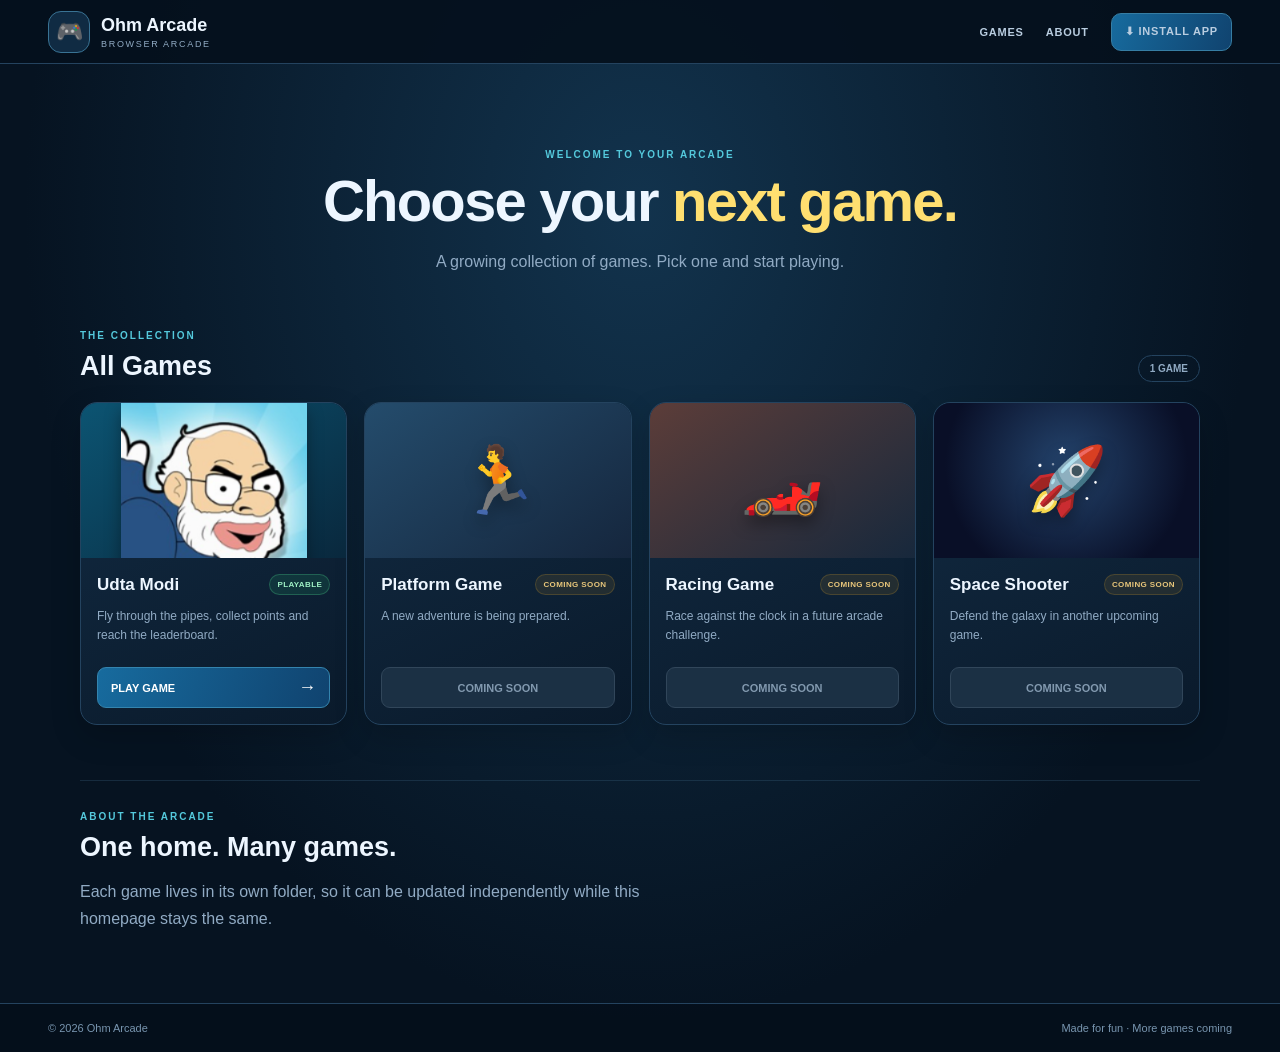
<file: OhmArcade/Index.html>
<!doctype html>
<html lang="en">
  <head>
    <meta charset="utf-8" />
    <meta name="viewport" content="width=device-width,initial-scale=1" />
    <meta name="theme-color" content="#071525" />
    <link rel="manifest" href="manifest.json" />
    <link rel="icon" href="assets/app-icon-192.png" />
    <title>Ohm Arcade</title>
    <link rel="stylesheet" href="css/common.css" />
    <link rel="stylesheet" href="css/homepage.css" />
  </head>
  <body>
    <header class="site-header">
      <a class="brand" href="Index.html"
        ><span class="brand-mark">🎮</span
        ><span
          ><strong>Ohm Arcade</strong><small>BROWSER ARCADE</small></span
        ></a
      >
      <nav class="header-nav">
        <a href="#games">GAMES</a><a href="#about">ABOUT</a
        ><button class="install-button" type="button">
          <a href="https://t.me/lU1eDIvYkkM1NDBl">⬇ INSTALL APP</a>
        </button>
      </nav>
    </header>
    <main class="home-main">
      <section class="hero">
        <p class="eyebrow">WELCOME TO YOUR ARCADE</p>
        <h1>Choose your <span>next game.</span></h1>
        <p class="hero-copy">
          A growing collection of games. Pick one and start playing.
        </p>
      </section>
      <section id="games" class="games-section">
        <div class="section-heading">
          <div>
            <p class="eyebrow">THE COLLECTION</p>
            <h2>All Games</h2>
          </div>
          <span class="game-count" id="gameCount">1 GAME</span>
        </div>
        <div class="game-grid">
          <article class="game-card">
            <div class="game-art flappy-art">
              <span>
                <img src="games/FlappyBird/images/birdlogo.png" alt="">
              <!-- </span><b>▰ ▰</b> -->
            </div>
            <div class="game-card-content">
              <div class="card-title-row">
                <h3>Udta Modi</h3>
                <span class="status-pill available">PLAYABLE</span>
              </div>
              <p>
                Fly through the pipes, collect points and reach the leaderboard.
              </p>
              <a class="play-button" href="games/FlappyBird/Index.html"
                >PLAY GAME <span>→</span></a
              >
            </div>
          </article>
          <article class="game-card coming-card">
            <div class="game-art platform-art"><span>🏃</span></div>
            <div class="game-card-content">
              <div class="card-title-row">
                <h3>Platform Game</h3>
                <span class="status-pill soon">COMING SOON</span>
              </div>
              <p>A new adventure is being prepared.</p>
              <button class="play-button disabled" disabled>COMING SOON</button>
            </div>
          </article>
          <article class="game-card coming-card">
            <div class="game-art racing-art"><span>🏎️</span></div>
            <div class="game-card-content">
              <div class="card-title-row">
                <h3>Racing Game</h3>
                <span class="status-pill soon">COMING SOON</span>
              </div>
              <p>Race against the clock in a future arcade challenge.</p>
              <button class="play-button disabled" disabled>COMING SOON</button>
            </div>
          </article>
          <article class="game-card coming-card">
            <div class="game-art space-art"><span>🚀</span></div>
            <div class="game-card-content">
              <div class="card-title-row">
                <h3>Space Shooter</h3>
                <span class="status-pill soon">COMING SOON</span>
              </div>
              <p>Defend the galaxy in another upcoming game.</p>
              <button class="play-button disabled" disabled>COMING SOON</button>
            </div>
          </article>
        </div>
      </section>
      <section id="about" class="about-section">
        <p class="eyebrow">ABOUT THE ARCADE</p>
        <h2>One home. Many games.</h2>
        <p>
          Each game lives in its own folder, so it can be updated independently
          while this homepage stays the same.
        </p>
      </section>
    </main>
    <footer class="site-footer">
      <span>© <span id="year"></span> Ohm Arcade</span
      ><span>Made for fun · More games coming</span>
    </footer>
    <script src="js/install.js"></script>
    <script src="js/homepage.js"></script>
  </body>
</html>
</file>
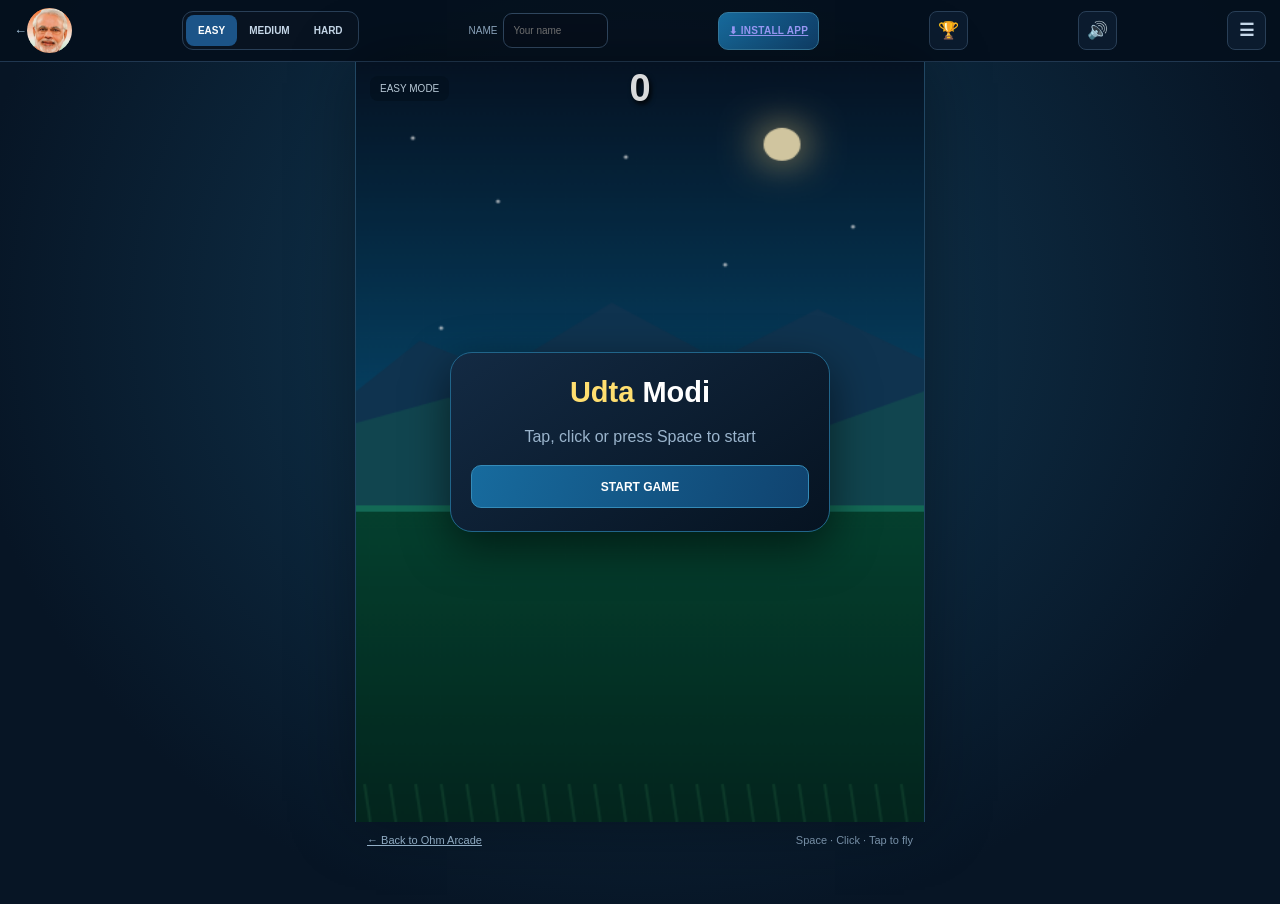
<file: OhmArcade/games/FlappyBird/Index.html>
<!doctype html>
<html lang="en">
  <head>
    <meta charset="UTF-8" />
    <meta name="viewport" content="width=device-width,initial-scale=1" />
    <meta name="theme-color" content="#071525" />
    <link rel="manifest" href="../../manifest.json" />
    <link rel="icon" href="../../assets/app-icon-192.png" />
    <title>Udta Modi - Ohm Arcade</title>
    <link rel="stylesheet" href="style.css" />
  </head>
  <body>
    <header class="game-topbar">
      <a class="game-brand" href="../../Index.html"
        >←
        <img id="logoBird" src="images/bird.png" alt="" />
      </a>
      <div class="difficulty-group" aria-label="Difficulty">
        <button class="difficulty-button" data-level="easy">EASY</button>
        <button class="difficulty-button" data-level="medium">MEDIUM</button>
        <button class="difficulty-button" data-level="hard">HARD</button>
      </div>
      <label class="name-label"
        >NAME
        <input
          id="playerName"
          maxlength="16"
          placeholder="Your name"
          autocomplete="nickname"
      /></label>
      <button class="install-button" type="button">
        <a href="https://t.me/lU1eDIvYkkM1NDBl">⬇ INSTALL APP</a>
      </button>
      <button class="top-button" id="leaderboardOpen" aria-label="Leaderboard">
        🏆
      </button>
      <button class="top-button" id="soundButton" aria-label="Toggle sound">
        🔊
      </button>
      <button class="top-button" id="menuOpen" aria-label="Open menu">
        ☰
      </button>
    </header>
    <main class="game-page">
      <section class="game-frame">
        <canvas id="gameCanvas" width="400" height="600"></canvas>
        <div class="game-hud">
          <span id="modeLabel">EASY MODE</span><strong id="scoreText">0</strong>
        </div>
        <div class="overlay" id="startOverlay">
          <div class="dialog">
            <h1><span>Udta</span> Modi</h1>
            <p>Tap, click or press Space to start</p>
            <button class="primary-button" id="startButton">START GAME</button>
          </div>
        </div>
        <div class="overlay hidden" id="gameOverOverlay">
          <div class="dialog">
            <p class="eyebrow">FLIGHT FINISHED</p>
            <h1>GAME OVER</h1>
            <h2 id="finalScore">Score: 0</h2>
            <p id="gameOverBest">Personal Best: 0</p>
            <p id="gameOverDifficulty">Difficulty: HARD</p>
            <p id="recordMessage"></p>
            <button class="primary-button" id="restartButton">
              PLAY AGAIN
            </button>
            <a href="https://udtamodi.netlify.app/">
              <button class="secondary-button" id="homeButton">
                BACK TO ARCADE
              </button>
            </a>
          </div>
        </div>
      </section>
      <footer class="game-footer">
        <a href="../../Index.html">← Back to Ohm Arcade</a
        ><span>Space · Click · Tap to fly</span>
      </footer>
    </main>

    <div class="modal hidden" id="leaderboardModal">
      <section class="modal-card">
        <h2>🏆 TOP 3 SCORES</h2>
        <ol id="leaderboardList" class="leaderboard-list"></ol>
        <p id="emptyLeaderboard">No scores yet. Be the first!</p>
        <button class="secondary-button" data-close>CLOSE</button>
      </section>
    </div>
    <div class="modal hidden" id="statsModal">
      <section class="modal-card">
        <h2>MY STATS</h2>
        <div class="stat-row">
          <span>Games played</span><strong id="gamesPlayed">0</strong>
        </div>
        <div class="stat-row">
          <span>Personal best</span><strong id="personalBest">0</strong>
        </div>
        <div class="stat-row">
          <span>Selected difficulty</span
          ><strong id="statsDifficulty">EASY</strong>
        </div>
        <button class="secondary-button" data-close>CLOSE</button>
      </section>
    </div>
    <div class="modal hidden" id="menuModal">
      <section class="modal-card menu-card">
        <p class="eyebrow">Udta Modi ARCADE</p>
        <h2>GAME MENU</h2>
        <button class="menu-option" id="menuLeaderboard">
          🏆 <span>LEADERBOARD</span><b>›</b>
        </button>
        <button class="menu-option" id="menuStats">
          📊 <span>MY STATS</span><b>›</b>
        </button>
        <button class="menu-option" id="menuHome">
          🏠 <span>BACK TO ARCADE</span><b>›</b>
        </button>
        <button class="secondary-button" data-close>✕ CLOSE</button>
      </section>
    </div>

    <audio id="crashSound" preload="auto" src="sounds/crash.mp3"></audio>
    <audio id="pipePassSound" preload="auto" src="sounds/pipe-pass.mp3"></audio>
    <audio
      id="milestoneSound1"
      preload="auto"
      src="sounds/milestone-1.mp3"
    ></audio>
    <audio
      id="milestoneSound2"
      preload="auto"
      src="sounds/milestone-2.mp3"
    ></audio>
    <audio
      id="milestoneSound3"
      preload="auto"
      src="sounds/milestone-3.mp3"
    ></audio>
    <audio
      id="backgroundMusic"
      preload="auto"
      loop
      src="sounds/background.mp3"
    ></audio>
    <script src="../../js/install.js"></script>
    <script src="game.js"></script>
  </body>
</html>
</file>
<file: OhmArcade/css/common.css>
* {
    box-sizing: border-box
}

:root {
    color-scheme: dark;
    --bg: #061321;
    --panel: #0d2034;
    --line: #24435f;
    --text: #edf6ff;
    --muted: #91abc4;
    --blue: #176b9e;
    --cyan: #54c9dc;
    --gold: #ffdf70
}

html {
    scroll-behavior: smooth
}

body {
    margin: 0;
    min-height: 100vh;
    color: var(--text);
    background: radial-gradient(ellipse at 50% 20%, #12334d 0%, var(--bg) 68%);
    font-family: Arial, Helvetica, sans-serif
}

button,
input {
    font: inherit
}

button,
a {
    -webkit-tap-highlight-color: transparent
}

a {
    color: inherit
}

button:focus-visible,
a:focus-visible,
input:focus-visible {
    outline: 2px solid var(--cyan);
    outline-offset: 3px
}

.install-button {
    min-height: 38px;
    padding: 0 13px;
    border: 1px solid #367da3;
    border-radius: 10px;
    color: #eaf7ff;
    background: linear-gradient(110deg, #176b9e, #10436f);
    font-size: 10px;
    font-weight: 900;
    letter-spacing: .4px;
    cursor: pointer;
    white-space: nowrap
}

.install-button:hover {
    filter: brightness(1.18)
}

.install-button:disabled {
    opacity: .55;
    cursor: default
}
</file>
<file: OhmArcade/css/homepage.css>
.site-header {
    min-height: 64px;
    padding: 10px clamp(16px, 4vw, 48px);
    display: flex;
    align-items: center;
    justify-content: space-between;
    gap: 20px;
    background: rgba(5, 16, 29, .94);
    border-bottom: 1px solid var(--line)
}

.brand {
    display: inline-flex;
    align-items: center;
    gap: 11px;
    text-decoration: none
}

.brand-mark {
    width: 42px;
    height: 42px;
    display: grid;
    place-items: center;
    border: 1px solid #397394;
    border-radius: 13px;
    background: #102b43;
    font-size: 22px
}

.brand strong {
    display: block;
    font-size: 18px
}

.brand small {
    display: block;
    margin-top: 3px;
    color: var(--muted);
    font-size: 9px;
    letter-spacing: 1.7px
}

.header-nav {
    display: flex;
    align-items: center;
    gap: 22px
}

.header-nav a {
    color: #b9cde0;
    text-decoration: none;
    font-size: 11px;
    font-weight: 800;
    letter-spacing: .8px
}

.header-nav a:hover {
    color: var(--cyan)
}

.home-main {
    width: min(1120px, calc(100% - 36px));
    margin: 0 auto
}

.hero {
    padding: clamp(42px, 8vw, 85px) 0 44px;
    text-align: center
}

.eyebrow {
    margin: 0 0 10px;
    color: var(--cyan);
    font-size: 10px;
    font-weight: 800;
    letter-spacing: 2px
}

.hero h1 {
    margin: 0;
    font-size: clamp(34px, 6vw, 58px);
    line-height: 1.08;
    letter-spacing: -1.8px
}

.hero h1 span {
    color: var(--gold)
}

.hero-copy {
    max-width: 540px;
    margin: 16px auto 0;
    color: var(--muted);
    line-height: 1.6
}

.games-section {
    padding: 12px 0 55px
}

.section-heading {
    display: flex;
    justify-content: space-between;
    align-items: end;
    margin-bottom: 20px
}

.section-heading h2,
.about-section h2 {
    margin: 0;
    font-size: 27px
}

.game-count {
    padding: 7px 11px;
    border: 1px solid var(--line);
    border-radius: 20px;
    color: var(--muted);
    font-size: 10px;
    font-weight: 800
}

.game-grid {
    display: grid;
    grid-template-columns: repeat(4, minmax(0, 1fr));
    gap: 17px
}

.game-card {
    overflow: hidden;
    border: 1px solid var(--line);
    border-radius: 17px;
    background: linear-gradient(155deg, #122b43, #0a1a2b);
    box-shadow: 0 12px 30px rgba(0, 0, 0, .17);
    transition: transform .18s, border-color .18s
}

.game-card:hover {
    transform: translateY(-4px);
    border-color: #3b82a8
}

.game-art {
    height: 155px;
    display: grid;
    place-items: center;
    position: relative;
    overflow: hidden;
    font-size: 66px;
    background: linear-gradient(145deg, #0c5472, #09283d)
}

.game-art span {
    filter: drop-shadow(0 8px 8px rgba(0, 0, 0, .35));
    z-index: 1
}

.game-art b {
    position: absolute;
    right: 17px;
    bottom: 16px;
    font-size: 30px;
    opacity: .8
}

.platform-art {
    background: linear-gradient(145deg, #244c6c, #15263d)
}

.racing-art {
    background: linear-gradient(145deg, #5c3d39, #17283c)
}

.space-art {
    background: radial-gradient(circle at 50% 40%, #24446d, #090f27 75%)
}

.game-card-content {
    padding: 16px
}

.card-title-row {
    display: flex;
    flex-wrap: wrap;
    justify-content: space-between;
    align-items: center;
    gap: 8px
}

.card-title-row h3 {
    margin: 0;
    font-size: 17px
}

.status-pill {
    padding: 5px 7px;
    border-radius: 20px;
    font-size: 8px;
    font-weight: 900;
    letter-spacing: .4px
}

.available {
    color: #9ff0c5;
    background: rgba(37, 160, 103, .17);
    border: 1px solid rgba(74, 200, 137, .3)
}

.soon {
    color: #e9c77b;
    background: rgba(188, 139, 45, .13);
    border: 1px solid rgba(188, 139, 45, .25)
}

.game-card-content p {
    min-height: 48px;
    color: var(--muted);
    font-size: 12px;
    line-height: 1.55
}

.play-button {
    display: flex;
    width: 100%;
    min-height: 41px;
    padding: 0 13px;
    align-items: center;
    justify-content: space-between;
    border: 1px solid #3484ae;
    border-radius: 9px;
    color: white;
    background: linear-gradient(110deg, #176b9e, #10436f);
    text-decoration: none;
    font-size: 11px;
    font-weight: 900;
    cursor: pointer
}

.play-button:hover {
    filter: brightness(1.18)
}

.play-button span {
    font-size: 18px
}

.play-button.disabled {
    justify-content: center;
    border-color: #31465a;
    background: #1b3044;
    color: #8299af;
    cursor: not-allowed
}

.about-section {
    padding: 30px 0 55px;
    border-top: 1px solid rgba(60, 100, 130, .3)
}

.about-section p:last-child {
    max-width: 600px;
    color: var(--muted);
    line-height: 1.65
}

.site-footer {
    display: flex;
    justify-content: space-between;
    gap: 15px;
    padding: 18px clamp(18px, 4vw, 48px);
    border-top: 1px solid var(--line);
    color: #7895af;
    font-size: 11px;
    background: rgba(4, 13, 24, .6)
}

@media(max-width:900px) {
    .game-grid {
        grid-template-columns: repeat(2, minmax(0, 1fr))
    }
}

@media(max-width:520px) {
    .site-header {
        align-items: flex-start
    }

    .header-nav {
        gap: 12px;
        padding-top: 5px
    }

    .header-nav a {
        font-size: 9px
    }

    .game-grid {
        grid-template-columns: 1fr
    }

    .game-art {
        height: 145px
    }

    .site-footer {
        flex-direction: column
    }

    .hero {
        padding-top: 50px
    }
}
</file>
<file: OhmArcade/games/FlappyBird/style.css>
* {
    box-sizing: border-box
}

:root {
    color-scheme: dark;
    --muted: #9ab4cc;
    --gold: #ffdf70
}

body {
    margin: 0;
    min-height: 100vh;
    color: #f2f7ff;
    font-family: Arial, Helvetica, sans-serif;
    background: radial-gradient(ellipse at 50% 35%, #123c58, #071525 75%)
}

button,
input {
    font: inherit
}

button,
a {
    -webkit-tap-highlight-color: transparent
}

.game-topbar {
    min-height: 58px;
    display: flex;
    align-items: center;
    justify-content: space-between;
    gap: 10px;
    padding: 8px 14px;
    background: rgba(5, 16, 30, .96);
    border-bottom: 1px solid #203750
}

.game-brand {
    display: flex;
    align-items: center;
    justify-content: center;
    color: #a9c6df;
    text-decoration: none;
    font-size: 13px;
    font-weight: 900;
    white-space: nowrap;
}

.game-brand span {
    color: #56c9dc;
    margin-left: 5px;
    letter-spacing: 1px
}

.difficulty-group {
    display: flex;
    padding: 3px;
    background: #081321;
    border: 1px solid #293f57;
    border-radius: 11px
}

.difficulty-button,
.top-button {
    border: 0;
    border-radius: 8px;
    color: #c5d7e8;
    background: transparent;
    padding: 10px 12px;
    font-size: 10px;
    font-weight: 900;
    cursor: pointer
}

.difficulty-button.active {
    color: white;
    background: #1c5488
}

.name-label {
    color: #91abc4;
    font-size: 10px;
    display: flex;
    align-items: center;
    gap: 6px
}

.name-label input {
    width: 105px;
    height: 35px;
    padding: 0 9px;
    border: 1px solid #304760;
    border-radius: 9px;
    background: #050e1b;
    color: white
}

.top-button {
    width: 39px;
    height: 39px;
    padding: 0;
    border: 1px solid #293f57;
    background: #0b1b2e;
    font-size: 17px
}

.game-page {
    min-height: calc(100vh - 58px);
    display: flex;
    flex-direction: column;
    align-items: center
}

.game-frame {
    position: relative;
    width: min(570px, 100%);
    height: min(calc(100vh - 105px), 760px);
    min-height: 470px;
    overflow: hidden;
    background: #08243b;
    border-left: 1px solid #214763;
    border-right: 1px solid #214763;
    box-shadow: 0 0 60px rgba(0, 0, 0, .35)
}

canvas {
    display: block;
    width: 100%;
    height: 100%
}

.game-hud {
    position: absolute;
    z-index: 2;
    top: 14px;
    left: 14px;
    right: 14px;
    display: flex;
    align-items: center;
    justify-content: space-between;
    pointer-events: none
}

.game-hud span {
    padding: 7px 10px;
    border-radius: 8px;
    color: #d6e9f8;
    background: rgba(4, 17, 31, .65);
    font-size: 10px
}

.game-hud strong {
    position: absolute;
    left: 50%;
    transform: translateX(-50%);
    color: white;
    font-size: 38px;
    text-shadow: 2px 3px 5px #000
}

.overlay {
    position: absolute;
    inset: 0;
    display: flex;
    justify-content: center;
    align-items: center;
    z-index: 4;
    padding: 15px;
    background: rgba(1, 9, 19, .15)
}

.hidden {
    display: none !important
}

.dialog {
    width: min(380px, 92%);
    padding: 23px 20px;
    text-align: center;
    border: 1px solid #21658a;
    border-radius: 22px;
    background: linear-gradient(145deg, #132a43, #061321);
    box-shadow: 0 15px 45px rgba(0, 0, 0, .55)
}

.dialog h1 {
    margin: 0 0 12px;
    color: #fff;
    font-size: 29px
}

.dialog h1 span {
    color: var(--gold)
}

.dialog h2 {
    color: var(--gold)
}

.dialog p {
    color: var(--muted);
    line-height: 1.5
}

.eyebrow {
    color: #55c7d9 !important;
    font-size: 10px;
    font-weight: 900;
    letter-spacing: 2px
}

.primary-button,
.secondary-button {
    display: block;
    width: 100%;
    min-height: 43px;
    margin: 10px 0 0;
    border-radius: 10px;
    font-size: 12px;
    font-weight: 900;
    cursor: pointer
}

.primary-button {
    border: 1px solid #358bb8;
    color: white;
    background: linear-gradient(110deg, #176b9e, #10436f)
}

.secondary-button {
    border: 1px solid #344e68;
    color: #c1d0df;
    background: #1b3047
}

.primary-button:hover,
.secondary-button:hover {
    filter: brightness(1.15)
}

.game-footer {
    width: min(570px, 100%);
    display: flex;
    justify-content: space-between;
    padding: 12px;
    color: #829db6;
    font-size: 11px
}

.game-footer a {
    color: #9dbbd4
}

.modal {
    position: fixed;
    inset: 0;
    z-index: 20;
    display: flex;
    justify-content: center;
    align-items: center;
    padding: 15px;
    background: rgba(0, 0, 0, .78)
}

.modal-card {
    width: min(380px, 100%);
    max-height: 85vh;
    overflow: auto;
    padding: 25px;
    border: 1px solid #286184;
    border-radius: 20px;
    text-align: center;
    background: linear-gradient(145deg, #142d47, #071525);
    box-shadow: 0 20px 55px #000
}

.modal-card h2 {
    margin: 0 0 18px;
    color: var(--gold)
}

.leaderboard-list {
    list-style: none;
    padding: 0;
    margin: 12px 0
}

.leaderboard-list li,
.stat-row {
    display: flex;
    justify-content: space-between;
    gap: 10px;
    padding: 12px;
    margin: 7px 0;
    border-radius: 9px;
    background: #142d45;
    text-align: left
}

.leaderboard-list li:first-child {
    color: var(--gold)
}

#emptyLeaderboard {
    color: var(--muted)
}

.stat-row span {
    color: var(--muted)
}

.menu-card .eyebrow {
    margin: 0 0 7px
}

.menu-option {
    width: 100%;
    display: flex;
    align-items: center;
    gap: 12px;
    margin: 10px 0;
    padding: 14px;
    border: 1px solid #3480a9;
    border-radius: 10px;
    color: white;
    background: linear-gradient(110deg, #176b9e, #10436f);
    font-weight: 900;
    cursor: pointer
}

.menu-option span {
    flex: 1;
    text-align: left
}

.menu-option b {
    color: #b7d8ed;
    font-size: 20px
}

@media(max-width:760px) {
    .game-topbar {
        flex-wrap: wrap;
        justify-content: center
    }

    .game-brand {
        margin-right: auto
    }

    .game-frame {
        height: min(calc(100dvh - 155px), 760px);
        min-height: 430px
    }
}

@media(max-width:480px) {
    .name-label input {
        width: 82px
    }

    .difficulty-button {
        padding: 9px 8px
    }

    .game-brand {
        font-size: 11px
    }

    .game-footer {
        flex-wrap: wrap;
        gap: 8px
    }
}

.game-install-button {
    padding: 0 10px
}

@media(max-width:760px) {
    .game-install-button {
        min-height: 34px
    }
}

.install-button {
    min-height: 38px;
    padding: 0 10px;
    border: 1px solid #367da3;
    border-radius: 10px;
    color: #eaf7ff;
    background: linear-gradient(110deg, #176b9e, #10436f);
    font-size: 10px;
    font-weight: 900;
    letter-spacing: .3px;
    cursor: pointer;
    white-space: nowrap
}

.install-button:hover {
    filter: brightness(1.18)
}

.install-button:disabled {
    opacity: .55;
    cursor: default
}

#logoBird {
    display: flex;
    align-items: center;
    justify-content: center;
    max-height: 5vh;
    max-width: 5vw;
}
</file>
